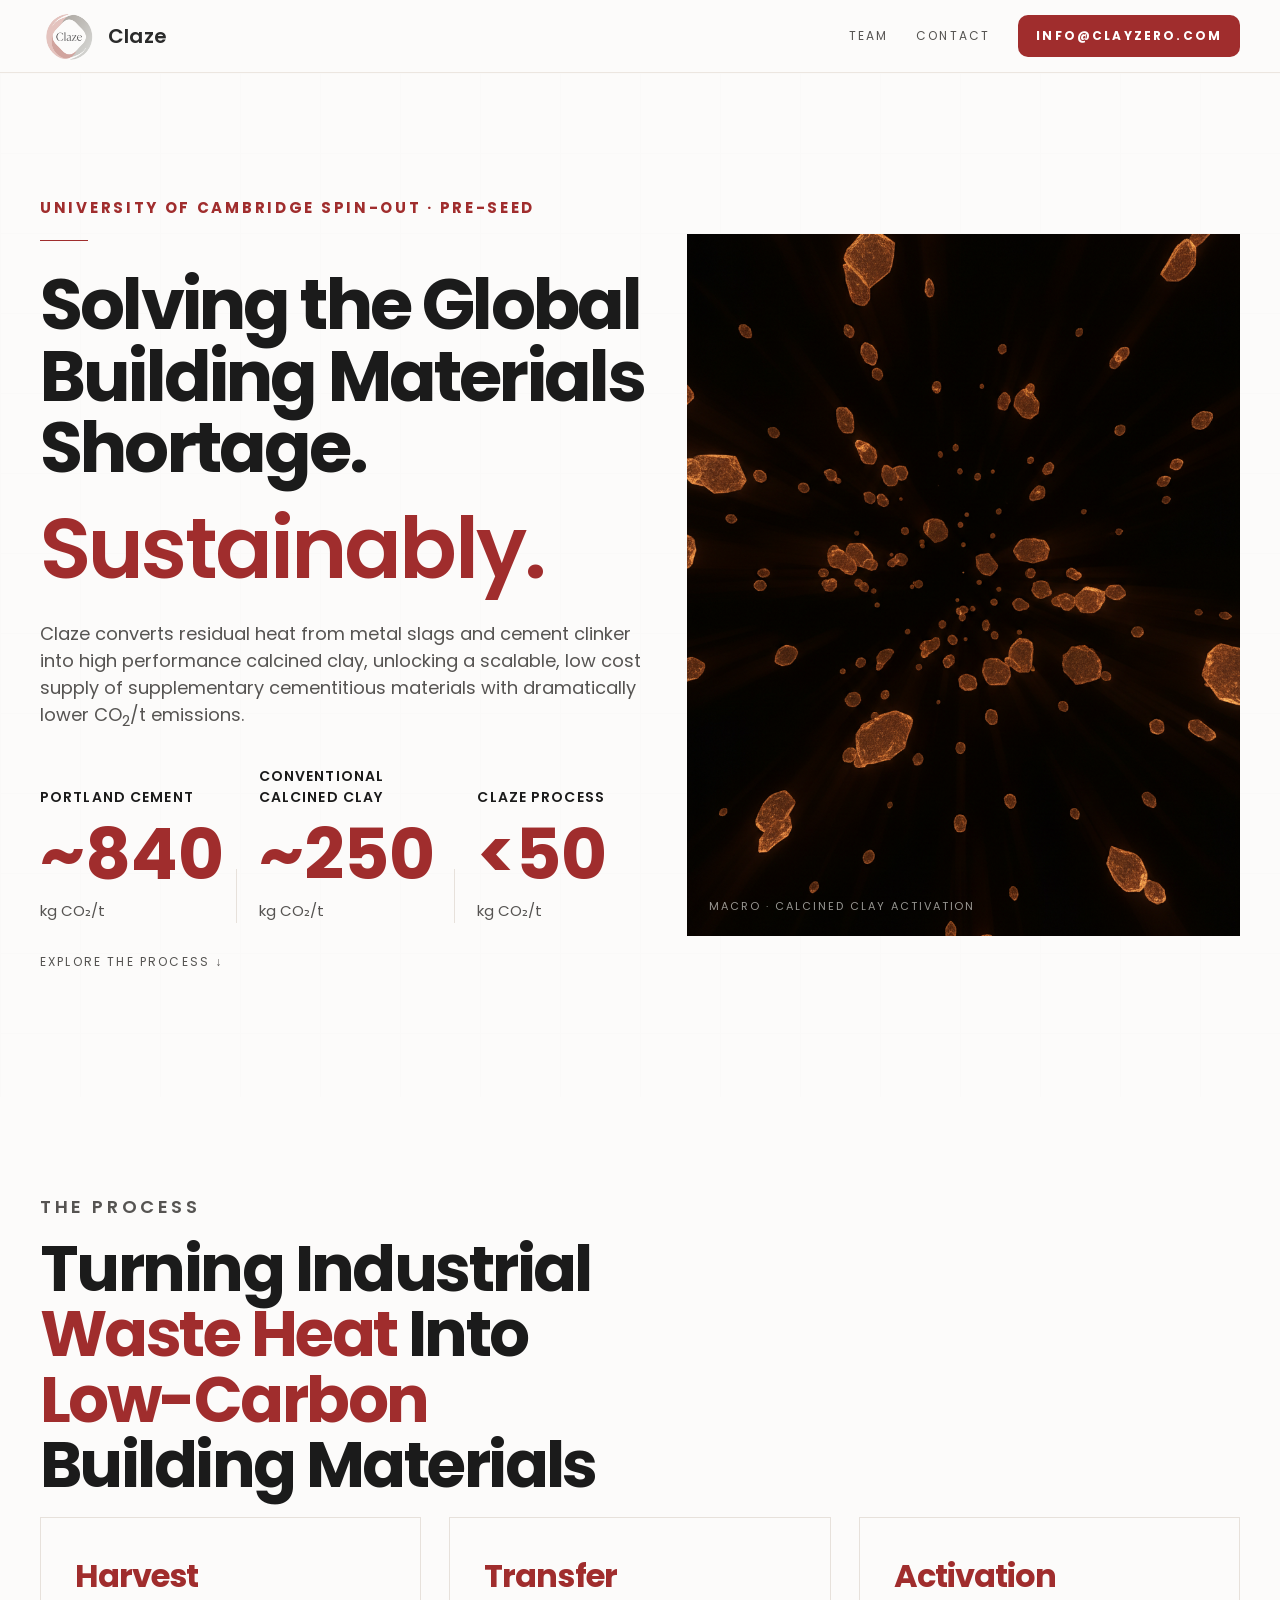
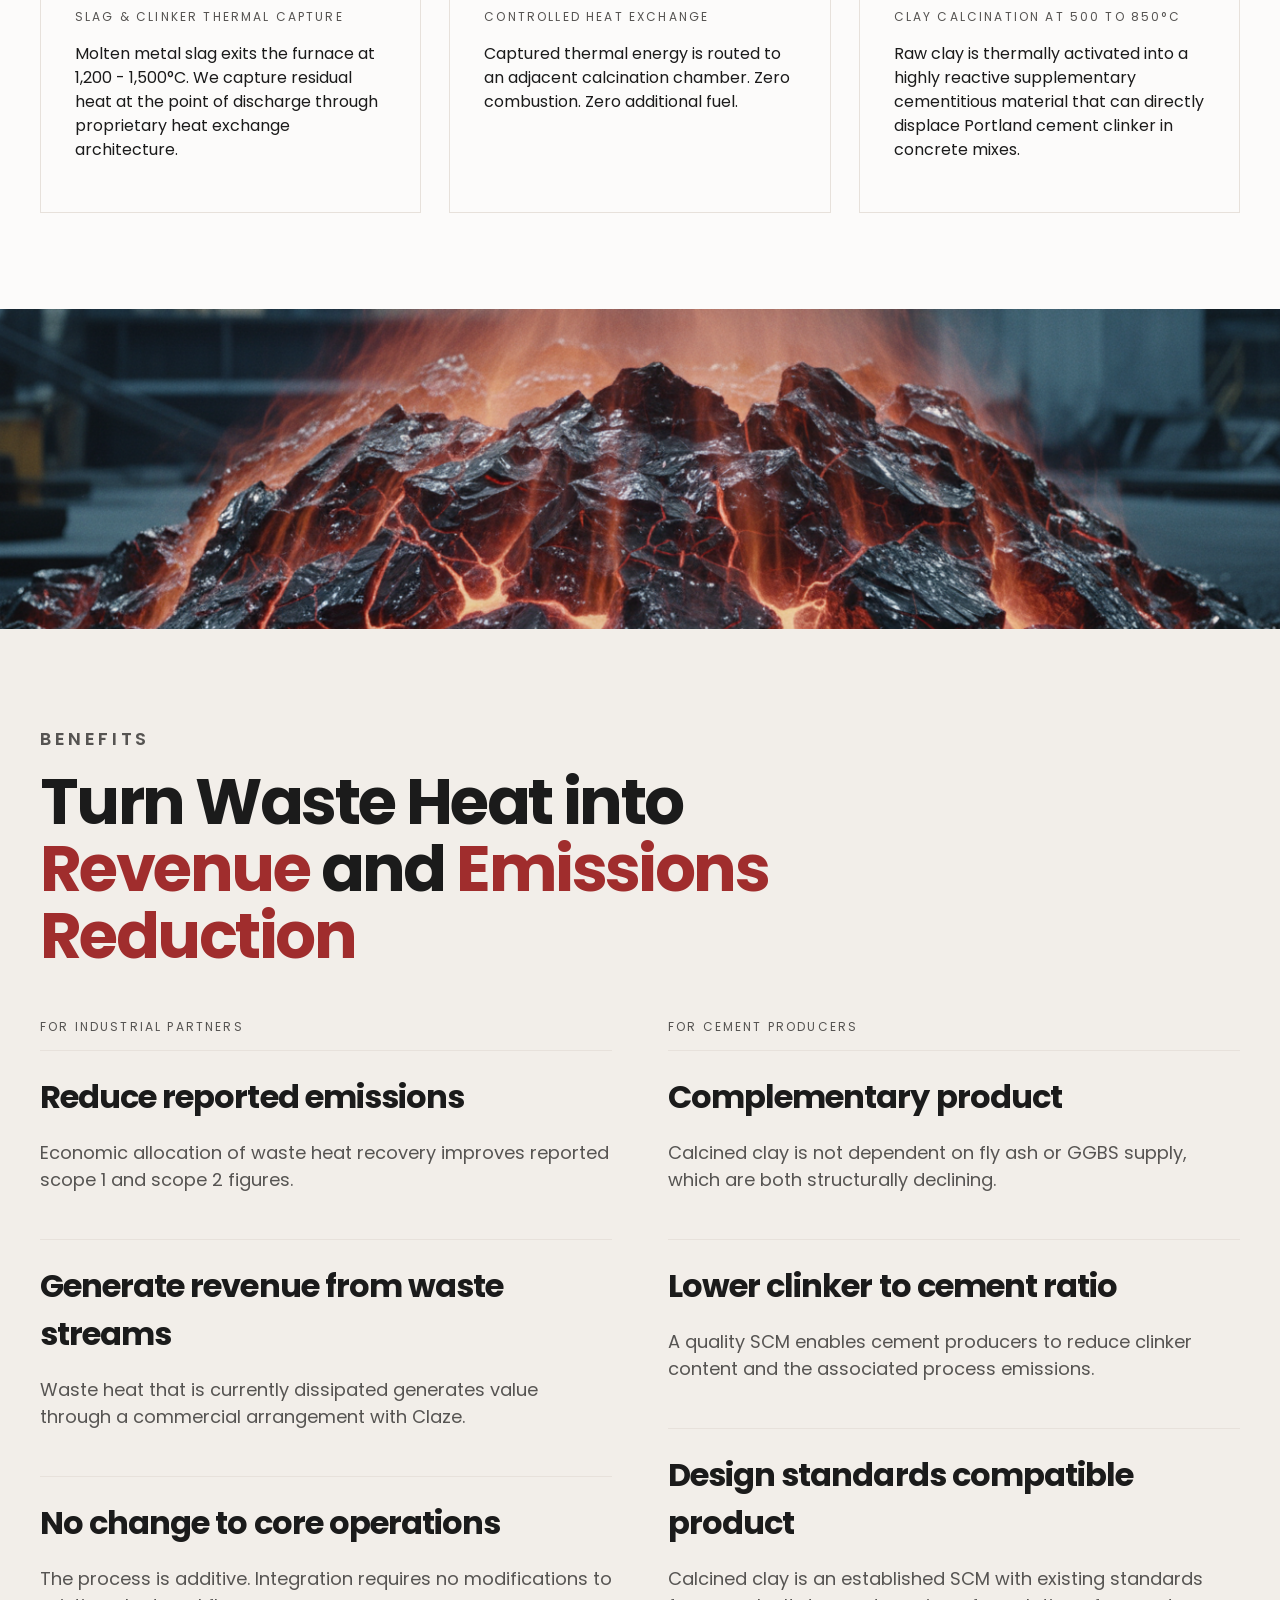
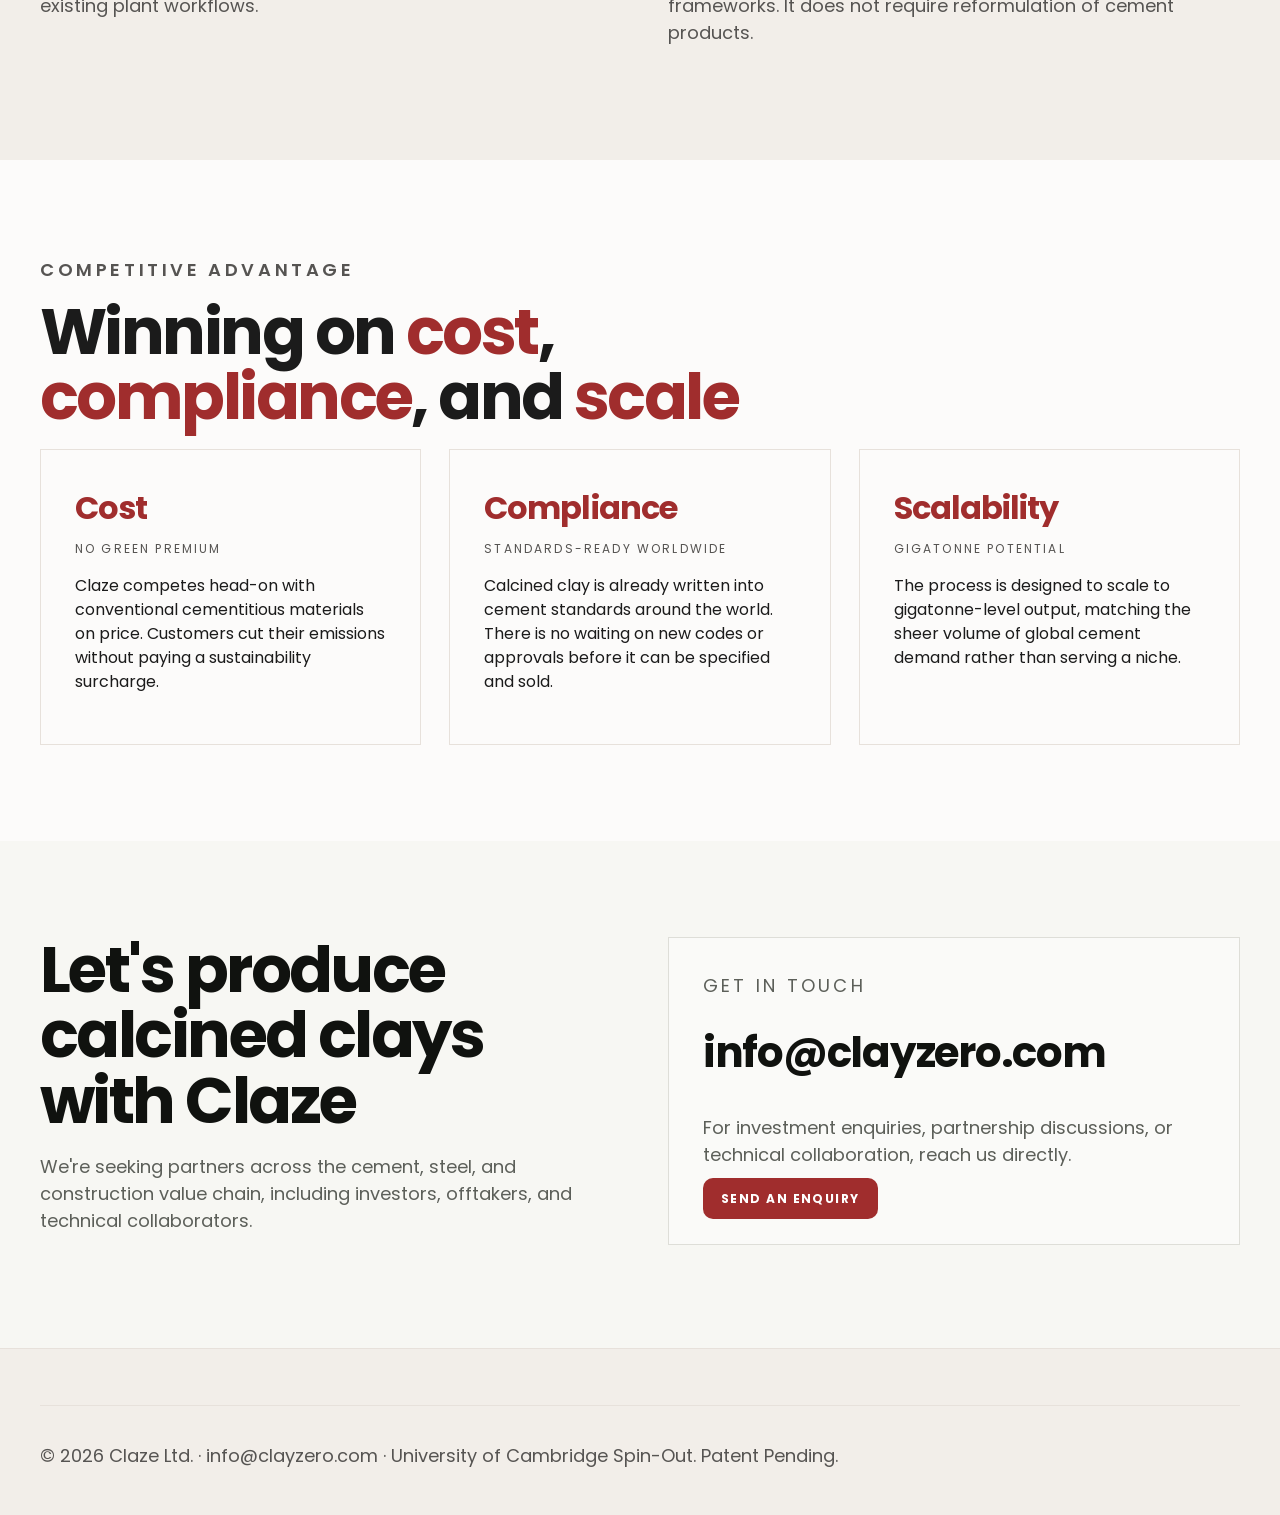
<file: index.html>
<!doctype html> 
<html lang="en">
<head>
  <meta charset="UTF-8">
  <meta name="viewport" content="width=device-width, initial-scale=1.0">
  <title>Claze</title>
  <meta name="description" content="Turning industrial waste heat into low carbon building materials. A University of Cambridge spin-out.">
  <meta property="og:title" content="Claze">
  <meta property="og:description" content="Turning industrial waste heat into low carbon building materials. A University of Cambridge spin-out.">
  <meta name="theme-color" content="#FCFBFA">
  <link rel="stylesheet" href="styles.css?v=20260709">
</head>
<body>
  <header class="site-header" id="top">
    <div class="container nav-wrap">
      <a class="brand" href="index.html" aria-label="Claze home">
        <img class="brand-logo brand-logo-lg" src="assets/claze-mark.png" alt="Claze">
        <span>Claze</span>
      </a>
      <button class="nav-toggle" aria-label="Open menu" aria-expanded="false">☰</button>
      <nav class="site-nav">
        <a href="team.html">Team</a>
        <a href="#contact">Contact</a>
        <a class="nav-cta" href="mailto:info@clayzero.com">info@clayzero.com</a>
      </nav>
    </div>
  </header>

  <main>
    <section class="hero section">
      <div class="grid-bg" aria-hidden="true"></div>
      <div class="container hero-grid">
        <div class="hero-copy">
          <div class="eyebrow-wrap">
            <p class="eyebrow">University of Cambridge Spin-Out · Pre-Seed</p>
            <div class="eyebrow-line"></div>
          </div>
          <h1>
            Solving the Global Building Materials Shortage.
            <span class="accent kicker">Sustainably.</span>
          </h1>
          <p class="lede">Claze converts residual heat from metal slags and cement clinker into high performance calcined clay, unlocking a scalable, low cost supply of supplementary cementitious materials with dramatically lower CO<sub>2</sub>/t emissions.</p>
<div class="metric-row metric-row-three">
  <div class="metric-card">
    <p class="metric-label">Portland Cement</p>
    <div class="metric-value"><span> ~840</span><small>kg CO₂/t</small></div>
  </div>

  <div class="metric-divider"></div>

  <div class="metric-card">
    <p class="metric-label">Conventional Calcined Clay</p>
    <div class="metric-value"><span>~250</span><small>kg CO₂/t</small></div>
  </div>

  <div class="metric-divider"></div>

  <div class="metric-card">
    <p class="metric-label">Claze Process</p>
    <div class="metric-value"><span>&lt;50</span><small>kg CO₂/t</small></div>
  </div>
</div>

          <a class="ghost-link" href="#process">Explore the process <span aria-hidden="true">↓</span></a>
        </div>
        <div class="hero-media">
          <img src="assets/hero.png" alt="Calcined clay particles glowing under extreme heat, crystalline geometric fragments in a pressurized void">
          <div class="caption">Macro · Calcined Clay Activation</div>
        </div>
      </div>
    </section>



    <section class="section">
      <div class="container">
        <div class="section-head narrow">
          <p class="eyebrow">The Process</p>
          <h2>
            Turning Industrial <br> <span class="accent">Waste Heat</span> Into<br>
            <span class="accent">Low-Carbon</span> <br>Building Materials
          </h2>
         
        </div>
        <div class="cards three">
          <article class="card stage-card">
            
            <h3><span class="accent">Harvest</span></h3>
            <p class="subhead">Slag & Clinker Thermal Capture</p>
            <p>Molten metal slag exits the furnace at 1,200 - 1,500°C. We capture residual heat at the point of discharge through proprietary heat exchange architecture.</p>
            
          </article>
          <article class="card stage-card">
           
            <h3><span class="accent">Transfer</span></h3>
            <p class="subhead">Controlled Heat Exchange</p>
            <p>Captured thermal energy is routed to an adjacent calcination chamber. Zero combustion. Zero additional fuel.</p>
        
          </article>
          <article class="card stage-card">
    
            <h3><span class="accent">Activation</span></h3>
            <p class="subhead">Clay Calcination at 500 to 850°C</p>
            <p>Raw  clay is thermally activated into a highly reactive supplementary cementitious material that can directly displace Portland cement clinker in concrete mixes.</p>
           
          </article>
        </div>
      </div>
    </section>

     <section class="image-band slim">
      <img src="assets/slag.png" alt="Heat waves shimmering over raw metal slag with obsidian glass textures">

    </section>

 <section class="section alt" id="benefits">
  <div class="container">
    <div class="section-head">
      <p class="eyebrow">Benefits</p>
      <h2>
        Turn Waste Heat into<br>
        <span class="accent">Revenue</span> and
        <span class="accent">Emissions Reduction</span>
      </h2>
    </div>

    <div class="two-col-list">
      <div>
        <p class="minihead">For Industrial Partners</p>
        <div class="list-stack">
          <div class="list-item"><h3>Reduce reported emissions</h3><p>Economic allocation of waste heat recovery improves reported scope 1 and scope 2 figures.</p></div>
          <div class="list-item"><h3>Generate revenue from waste streams</h3><p>Waste heat that is currently dissipated generates value through a commercial arrangement with Claze.</p></div>
          <div class="list-item"><h3>No change to core operations</h3><p>The process is additive. Integration requires no modifications to existing plant workflows.</p></div>
        </div>
      </div>

      <div>
        <p class="minihead">For Cement Producers</p>
        <div class="list-stack">
          <div class="list-item"><h3>Complementary product</h3><p>Calcined clay is not dependent on fly ash or GGBS supply, which are both structurally declining.</p></div>
          <div class="list-item"><h3>Lower clinker to cement ratio</h3><p>A quality SCM enables cement producers to reduce clinker content and the associated process emissions.</p></div>
          <div class="list-item"><h3>Design standards compatible product</h3><p>Calcined clay is an established SCM with existing standards frameworks. It does not require reformulation of cement products.</p></div>
        </div>
      </div>
    </div>
  </div>
</section>


    <section class="section" id="advantage">
      <div class="container">
        <div class="section-head narrow">
          <p class="eyebrow">Competitive Advantage</p>
          <h2>
            Winning on <span class="accent">cost</span>,
            <span class="accent">compliance</span>, and
            <span class="accent">scale</span>
          </h2>
        </div>
        <div class="cards three">
          <article class="card stage-card">
            <h3><span class="accent">Cost</span></h3>
            <p class="subhead">No green premium</p>
            <p>Claze competes head-on with conventional cementitious materials on price. Customers cut their emissions without paying a sustainability surcharge.</p>
          </article>
          <article class="card stage-card">
            <h3><span class="accent">Compliance</span></h3>
            <p class="subhead">Standards-ready worldwide</p>
            <p>Calcined clay is already written into cement standards around the world. There is no waiting on new codes or approvals before it can be specified and sold.</p>
          </article>
          <article class="card stage-card">
            <h3><span class="accent">Scalability</span></h3>
            <p class="subhead">Gigatonne potential</p>
            <p>The process is designed to scale to gigatonne-level output, matching the sheer volume of global cement demand rather than serving a niche.</p>
          </article>
        </div>
      </div>
    </section>

    <section class="section contact-section" id="contact">
      <div class="container contact-grid">
        <div>
           <h2>Let's produce<br>calcined clays<br>with Claze</h2>
          <p class="lede muted">We're seeking partners across the cement, steel, and construction value chain, including investors, offtakers, and technical collaborators.</p>

        </div>
        <div class="contact-card">
          <p class="minihead dark">Get in Touch</p>
          <a class="email-link" href="mailto:info@clayzero.com">info@clayzero.com</a>
          <p>For investment enquiries, partnership discussions, or technical collaboration, reach us directly.</p>
          <a class="button" href="mailto:info@clayzero.com">Send an Enquiry</a>
        </div>
      </div>
    </section>
  </main>

  <footer class="site-footer">

    <div class="container footer-bottom">
      <p>© 2026 Claze Ltd. · info@clayzero.com · University of Cambridge Spin-Out. Patent Pending.</p>
      
    </div>
  </footer>

  <script src="script.js"></script>
</body>
</html>
</file>
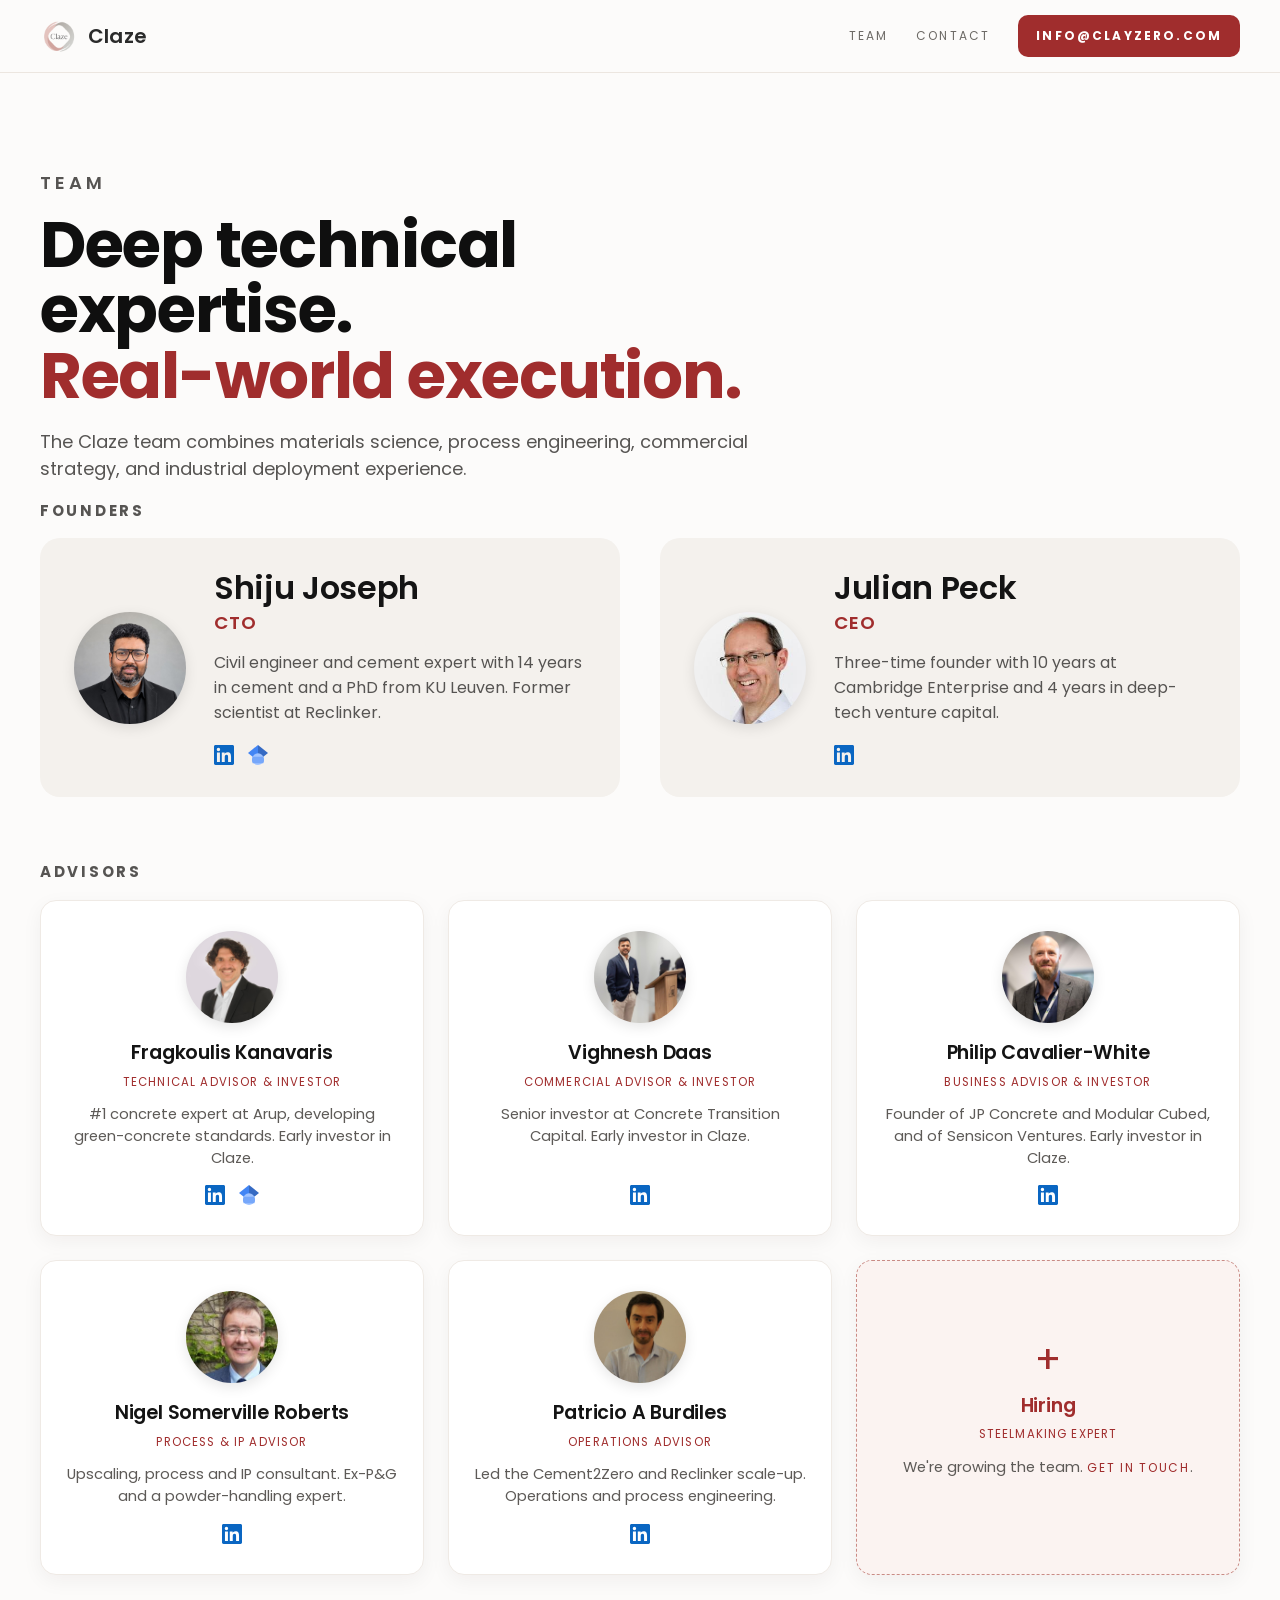
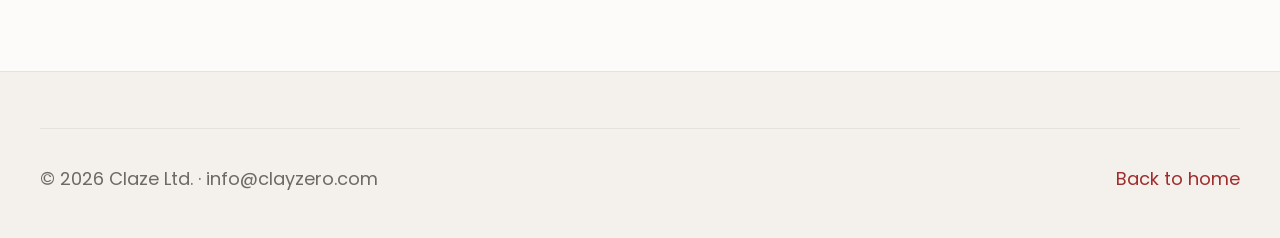
<file: team.html>
<!doctype html>
<html lang="en">
<head>
  <meta charset="UTF-8">
  <meta name="viewport" content="width=device-width, initial-scale=1.0">
  <title>Claze Team</title>
  <meta name="description" content="Meet the Claze team and advisors.">
  <link rel="preconnect" href="https://fonts.googleapis.com">
  <link rel="preconnect" href="https://fonts.gstatic.com" crossorigin>
  <link href="https://fonts.googleapis.com/css2?family=Poppins:ital,wght@0,300;0,400;0,500;0,600;0,700;1,400&display=swap" rel="stylesheet">
  <link rel="stylesheet" href="styles.css?v=20260709">
</head>
<body class="deck">
  <header class="site-header" id="top">
    <div class="container nav-wrap">
      <a class="brand" href="index.html" aria-label="Claze home">
        <img class="brand-logo" src="assets/claze-mark.png" alt="Claze">
        <span>Claze</span>
      </a>
      <button class="nav-toggle" aria-label="Open menu" aria-expanded="false">☰</button>
      <nav class="site-nav">
        <a href="team.html">Team</a>
        <a href="index.html#contact">Contact</a>
        <a class="nav-cta" href="mailto:info@clayzero.com">info@clayzero.com</a>
      </nav>
    </div>
  </header>

  <main class="section team-page">
    <svg width="0" height="0" style="position:absolute" aria-hidden="true" focusable="false">
      <symbol id="icon-linkedin" viewBox="0 0 24 24">
        <path fill="#0A66C2" d="M20.447 20.452h-3.554v-5.569c0-1.328-.027-3.037-1.852-3.037-1.853 0-2.136 1.445-2.136 2.939v5.667H9.351V9h3.414v1.561h.046c.477-.9 1.637-1.85 3.37-1.85 3.601 0 4.267 2.37 4.267 5.455v6.286zM5.337 7.433a2.062 2.062 0 01-2.063-2.065 2.064 2.064 0 112.063 2.065zm1.782 13.019H3.555V9h3.564v11.452zM22.225 0H1.771C.792 0 0 .774 0 1.729v20.542C0 23.227.792 24 1.771 24h20.451C23.2 24 24 23.227 24 22.271V1.729C24 .774 23.2 0 22.225 0z"/>
      </symbol>
      <symbol id="icon-scholar" viewBox="0 0 512 512">
        <path fill="#4285F4" d="M256 411.12L0 202.667 256 0z"/>
        <path fill="#356AC3" d="M256 411.12l256-208.453L256 0z"/>
        <circle fill="#A0C3FF" cx="256" cy="362.667" r="149.333"/>
        <path fill="#76A7FA" d="M121.037 298.667c-12.976 25.6-20.297 54.629-20.297 85.333 0 30.703 7.321 59.733 20.297 85.333h269.926c12.976-25.6 20.297-54.63 20.297-85.333 0-30.704-7.321-59.733-20.297-85.333z"/>
      </symbol>
    </svg>
    <div class="container">
      <div class="section-head narrow">
        <p class="eyebrow">Team</p>
        <h1>Deep technical expertise.<br><span class="accent">Real-world execution.</span></h1>
        <p>The Claze team combines materials science, process engineering, commercial strategy, and industrial deployment experience.</p>
      </div>

<div class="section-head narrow">
  <p class="eyebrow section-title">Founders</p>
</div>

    <div class="team-grid founders-grid">
      <article class="team-card">
        <img class="avatar" src="assets/shiju.jpg?v=2" alt="Shiju Joseph" loading="lazy">
        <div class="member-info">
          <h3>Shiju Joseph</h3>
          <p class="role"><span class="accent">CTO</span></p>
          <p>Civil engineer and cement expert with 14 years in cement and a PhD from KU Leuven. Former scientist at Reclinker.</p>
          <div class="card-links">
            <a class="icon-link" href="https://www.linkedin.com/in/sh1ju/" target="_blank" rel="noopener noreferrer" aria-label="Shiju Joseph on LinkedIn"><svg class="ic" width="20" height="20" aria-hidden="true"><use href="#icon-linkedin"/></svg></a>
            <a class="icon-link" href="https://scholar.google.com/citations?user=RT2oVL0AAAAJ&amp;hl=en" target="_blank" rel="noopener noreferrer" aria-label="Shiju Joseph on Google Scholar"><svg class="ic" width="20" height="20" aria-hidden="true"><use href="#icon-scholar"/></svg></a>
          </div>
        </div>
      </article>

      <article class="team-card">
        <img class="avatar" src="assets/julian.jpg" alt="Julian Peck" loading="lazy">
        <div class="member-info">
          <h3>Julian Peck</h3>
          <p class="role"><span class="accent">CEO</span></p>
          <p>Three-time founder with 10 years at Cambridge Enterprise and 4 years in deep-tech venture capital.</p>
          <div class="card-links">
            <a class="icon-link" href="https://www.linkedin.com/in/julianpeck/" target="_blank" rel="noopener noreferrer" aria-label="Julian Peck on LinkedIn"><svg class="ic" width="20" height="20" aria-hidden="true"><use href="#icon-linkedin"/></svg></a>
          </div>
        </div>
      </article>
    </div>

    <div class="section-head narrow" style="margin-top: 4rem;">
      <p class="eyebrow section-title">Advisors</p>
    </div>

    <div class="team-grid advisors-grid">
      <article class="team-card">
        <img class="avatar" src="assets/fragkoulis.jpg" alt="Fragkoulis Kanavaris" loading="lazy">
        <h3>Fragkoulis Kanavaris</h3>
        <p class="role"><span class="accent">Technical Advisor & Investor</span></p>
        <p>#1 concrete expert at Arup, developing green-concrete standards. Early investor in Claze.</p>
        <div class="card-links">
          <a class="icon-link" href="https://www.linkedin.com/in/fragkoulis-kanavaris-1647ab67/" target="_blank" rel="noopener noreferrer" aria-label="Fragkoulis Kanavaris on LinkedIn"><svg class="ic" width="20" height="20" aria-hidden="true"><use href="#icon-linkedin"/></svg></a>
          <a class="icon-link" href="https://scholar.google.com/citations?user=f_CEodAAAAAJ&amp;hl=en" target="_blank" rel="noopener noreferrer" aria-label="Fragkoulis Kanavaris on Google Scholar"><svg class="ic" width="20" height="20" aria-hidden="true"><use href="#icon-scholar"/></svg></a>
        </div>
      </article>

      <article class="team-card">
        <img class="avatar" src="assets/vighnesh.jpg" alt="Vighnesh Daas" loading="lazy">
        <h3>Vighnesh Daas</h3>
        <p class="role"><span class="accent">Commercial Advisor & Investor</span></p>
        <p>Senior investor at Concrete Transition Capital. Early investor in Claze.</p>
        <div class="card-links">
          <a class="icon-link" href="https://www.linkedin.com/in/vighneshdaas6/" target="_blank" rel="noopener noreferrer" aria-label="Vighnesh Daas on LinkedIn"><svg class="ic" width="20" height="20" aria-hidden="true"><use href="#icon-linkedin"/></svg></a>
        </div>
      </article>

      <article class="team-card">
        <img class="avatar" src="assets/philip.jpg" alt="Philip Cavalier-White" loading="lazy">
        <h3>Philip Cavalier-White</h3>
        <p class="role"><span class="accent">Business Advisor & Investor</span></p>
        <p>Founder of JP Concrete and Modular Cubed, and of Sensicon Ventures. Early investor in Claze.</p>
        <div class="card-links">
          <a class="icon-link" href="https://www.linkedin.com/in/philipcavalier/" target="_blank" rel="noopener noreferrer" aria-label="Philip Cavalier-White on LinkedIn"><svg class="ic" width="20" height="20" aria-hidden="true"><use href="#icon-linkedin"/></svg></a>
        </div>
      </article>

      <article class="team-card">
        <img class="avatar" src="assets/nigel.jpg" alt="Nigel Somerville Roberts" loading="lazy">
        <h3>Nigel Somerville Roberts</h3>
        <p class="role"><span class="accent">Process & IP Advisor</span></p>
        <p>Upscaling, process and IP consultant. Ex-P&G and a powder-handling expert.</p>
        <div class="card-links">
          <a class="icon-link" href="https://www.linkedin.com/in/nigel-somerville-roberts-2b240319/" target="_blank" rel="noopener noreferrer" aria-label="Nigel Somerville Roberts on LinkedIn"><svg class="ic" width="20" height="20" aria-hidden="true"><use href="#icon-linkedin"/></svg></a>
        </div>
      </article>

      <article class="team-card">
        <img class="avatar" src="assets/patricio.jpg" alt="Patricio A Burdiles" loading="lazy">
        <h3>Patricio A Burdiles</h3>
        <p class="role"><span class="accent">Operations Advisor</span></p>
        <p>Led the Cement2Zero and Reclinker scale-up. Operations and process engineering.</p>
        <div class="card-links">
          <a class="icon-link" href="https://www.linkedin.com/in/patricio-alfonso-burdiles-27282762/" target="_blank" rel="noopener noreferrer" aria-label="Patricio A Burdiles on LinkedIn"><svg class="ic" width="20" height="20" aria-hidden="true"><use href="#icon-linkedin"/></svg></a>
        </div>
      </article>

      <article class="team-card hiring">
        <div class="plus" aria-hidden="true">+</div>
        <h3>Hiring</h3>
        <p class="role"><span class="accent">Steelmaking expert</span></p>
        <p>We're growing the team. <a href="mailto:info@clayzero.com">Get in touch</a>.</p>
      </article>
    </div>
    </div>
  </main>

  <footer class="site-footer">
    <div class="container footer-bottom single-line">
      <p>© 2026 Claze Ltd. · info@clayzero.com</p>
      <p><a href="index.html">Back to home</a></p>
    </div>
  </footer>

  <script src="script.js"></script>
</body>
</html>
</file>
<file: styles.css>
@import url('https://fonts.googleapis.com/css2?family=Poppins:ital,wght@0,300;0,400;0,500;0,600;0,700;1,400&display=swap');

:root {
  /* Deck palette (SlideDeck v10) — light theme, maroon accent */
  --bg: #FCFBFA;
  --bg-soft: #F2EEE9;
  --bg-muted: #E9E3DD;
  --text: #1b1b1b;
  --text-muted: #565452;
  --line: #E7E1DB;
  --accent: #A02D2D;
  --accent-soft: #C78982;
  --panel: #FFFFFF;
  --max: 1200px;
  --radius: 10px;
  --shadow: 0 10px 30px rgba(40,25,25,.08);
}
* { box-sizing: border-box; }
html { scroll-behavior: smooth; }
body {
  margin: 0;
  font-family: 'Poppins', 'Inter Tight', Inter, Arial, sans-serif;
  background: var(--bg);
  color: var(--text);
  line-height: 1.5;
}
a { color: inherit; text-decoration: none; }
img { max-width: 100%; display: block; }
.container { width: min(calc(100% - 32px), var(--max)); margin: 0 auto; }
.section { padding: 96px 0; position: relative; }
.alt { background: var(--bg-soft); }
.narrow { max-width: 760px; }
.eyebrow {
  color: var(--accent);
  text-transform: uppercase;
  letter-spacing: .2em;
  font-size: 13px;
  font-weight: 600;
  margin: 0 0 16px;
}
.hero .eyebrow {
  color: var(--accent);
  text-transform: uppercase;
  letter-spacing: .18em;
  font-size: 15px;
  font-weight: 700;
  margin: 0 0 20px;
}
.eyebrow.small { font-size: 11px; margin-bottom: 0; }
.eyebrow.orange { color: var(--accent); }
.section-head h1, .section-head h2, .hero h1, .contact-section h2 {
  margin: 0 0 20px;
  line-height: 1.02;
  letter-spacing: -.04em;
  font-weight: 700;
}
.hero h1 { font-size: clamp(42px, 5.5vw, 72px); }
.hero h1 span, .stat strong, .metric-side-value, .brand-dot, .nav-cta, .button { color: var(--accent); }
.section-head h1, .section-head h2, .contact-section h2 { font-size: clamp(36px, 5vw, 64px); }
.section-head p, .lede, .stat p, .list-item p, .contact-card p, .site-footer p, .team-card p { color: var(--text-muted); font-size: 18px; }
.site-header {
  position: sticky; top: 0; z-index: 40;
  backdrop-filter: blur(12px);
  background: rgba(252,251,250,.9);
  border-bottom: 1px solid #ECE6E0;
}
.nav-wrap { display: flex; align-items: center; justify-content: space-between; min-height: 72px; gap: 18px; }
.brand { display: inline-flex; align-items: center; gap: 10px; letter-spacing: .01em; font-size: 20px; font-weight: 600; color: #2b2b2b; }
.brand-dot { width: 8px; height: 8px; border-radius: 999px; background: var(--accent); display: inline-block; }
.brand-logo { height: 40px; width: auto; display: block; }
.brand-logo-lg { height: 58px; }
.site-nav { display: flex; align-items: center; gap: 28px; }
.site-nav a { color: var(--text-muted); font-size: 12px; text-transform: uppercase; letter-spacing: .18em; }
.site-nav a:hover { color: var(--text); }
.nav-cta, .button {
  background: var(--accent); color: #fff !important; padding: 12px 18px; border-radius: var(--radius);
  letter-spacing: .12em; text-transform: uppercase; font-size: 12px; font-weight: 700;
}
.nav-toggle { display: none; background: transparent; border: 0; color: var(--text); font-size: 26px; }
.hero { min-height: 100vh; display: flex; align-items: center; overflow: hidden; }
.grid-bg {
  position: absolute; inset: 0; opacity: .05;
  background-image: linear-gradient(var(--line) 1px, transparent 1px), linear-gradient(90deg, var(--line) 1px, transparent 1px);
  background-size: 80px 80px;
}
.hero-grid { position: relative; z-index: 1; display: grid; grid-template-columns: 1.05fr .95fr; gap: 36px; align-items: center; min-height: calc(100vh - 68px); }
.eyebrow-wrap { margin-bottom: 28px; }
.eyebrow-line { width: 48px; height: 1px; background: var(--accent); }
.lede { max-width: 680px; }
.metric-row { display: flex; align-items: flex-end; gap: 22px; margin: 34px 0 26px; }
.metric-row-three .metric-label {
  color: var(--text);
  text-transform: uppercase;
  letter-spacing: .08em;
  font-size: 14px;
  font-weight: 600;
  margin: 0 0 12px;
}
.metric-value { display: flex; align-items: baseline; gap: 12px; }
.metric-value span { font-size: clamp(58px, 7vw, 96px); font-weight: 700; line-height: 1; color: var(--accent); }
.metric-value small { color: var(--text-muted); font-size: 16px; }
.metric-divider { width: 1px; height: 64px; background: var(--line); }
.metric-side-value { font-size: 42px; font-weight: 700; margin: 6px 0 0; }


.metric-row-three {
  display: grid;
  grid-template-columns: 1fr auto 1fr auto 1fr;
  align-items: end;
  gap: 22px;
}

.metric-card {
  min-width: 0;
}

.metric-row-three .metric-value {
  flex-wrap: wrap;
  gap: 10px;
}

.metric-row-three .metric-value span {
  font-size: clamp(44px, 5.5vw, 74px);
}

.metric-row-three .metric-value small {
  font-size: 15px;
}

.metric-row-three .metric-divider {
  height: 54px;
}

.metric-row-three sub {
  font-size: 0.6em;
  vertical-align: baseline;
  position: relative;
  bottom: -0.2em;
}

.ghost-link { color: var(--text-muted); text-transform: uppercase; letter-spacing: .18em; font-size: 12px; }
.ghost-link:hover { color: var(--text); }
.hero-media { min-height: 520px; height: 78vh; position: relative; overflow: hidden; background: #111; }
.hero-media img, .image-band img { width: 100%; height: 100%; object-fit: cover; }
.caption, .image-band-caption { position: absolute; bottom: 22px; left: 22px; color: rgba(249,248,241,.6); text-transform: uppercase; letter-spacing: .18em; font-size: 11px; }
.image-band { position: relative; height: 380px; overflow: hidden; }
.image-band.slim { height: 320px; }
.image-band-caption.right { left: auto; right: 22px; }
.cards.three { display: grid; grid-template-columns: repeat(3,1fr); gap: 28px; }
.card { background: transparent; border: 1px solid var(--line); padding: 34px; min-height: 100%; }
.stage-top { display: flex; justify-content: space-between; align-items: center; margin-bottom: 18px; }
.icon { color: var(--text-muted); font-size: 20px; }
.card h3, .list-item h3, .team-card h3 { margin: 0 0 8px; font-size: 32px; letter-spacing: -.03em; }
.subhead, .minihead, .role { color: var(--text-muted); text-transform: uppercase; letter-spacing: .18em; font-size: 12px; margin: 0 0 14px; }
.minihead.dark { color: #5c5f59; }
.metric-box { border-top: 1px solid var(--line); margin-top: 20px; padding-top: 18px; display: flex; flex-direction: column; gap: 6px; }
.metric-box span { color: var(--text-muted); font-size: 12px; text-transform: uppercase; letter-spacing: .16em; }
.metric-box strong { font-size: 34px; color: var(--accent); }
.stats-grid { display: grid; grid-template-columns: repeat(4,1fr); gap: 24px; }
.stat { border-top: 1px solid var(--line); padding-top: 26px; }
.stat strong { display: block; font-size: clamp(44px, 5vw, 88px); line-height: 1; }
.stat span { display: block; margin: 14px 0 12px; text-transform: uppercase; letter-spacing: .16em; font-size: 12px; font-weight: 700; }
.two-col-list, .contact-grid, .footer-grid { display: grid; grid-template-columns: 1fr 1fr; gap: 56px; }
.list-stack { display: grid; gap: 28px; }
.list-item { border-top: 1px solid var(--line); padding-top: 22px; }
.contact-section { background: #f7f7f3; color: #10120f; }
.contact-section .section-head p, .contact-section .lede, .contact-meta p, .contact-card p { color: #5c5f59; }
.contact-card { border: 1px solid #deded8; padding: 34px; background: rgba(255,255,255,.38); align-self: start; }
.email-link { display: inline-block; margin: 8px 0 12px; font-size: clamp(28px, 4vw, 42px); font-weight: 700; letter-spacing: -.03em; }
.contact-meta { margin-top: 28px; display: grid; gap: 10px; }
.contact-meta p { margin: 0; position: relative; padding-left: 18px; }
.contact-meta p::before { content: ""; width: 6px; height: 6px; border-radius: 999px; background: var(--accent); position: absolute; left: 0; top: 11px; }
.site-footer { background: var(--bg-soft); border-top: 1px solid var(--line); padding: 56px 0 28px; }
.footer-grid { grid-template-columns: 1.1fr 1fr 1fr; margin-bottom: 34px; }
.meta-list { list-style: none; padding: 0; margin: 0; display: grid; gap: 12px; }
.meta-list li { display: flex; justify-content: space-between; gap: 16px; color: var(--text-muted); }
.meta-list strong { color: var(--text); font-weight: 600; }
.footer-bottom { border-top: 1px solid var(--line); padding-top: 18px; display: flex; justify-content: space-between; gap: 20px; color: var(--text-muted); font-size: 13px; }
.footer-bottom.single-line { align-items: center; }
.team-page { min-height: calc(100vh - 140px); }
.team-grid { display: grid; grid-template-columns: repeat(3, 1fr); gap: 26px; }
.team-card { border-top: 1px solid var(--line); padding-top: 22px; }
.team-card a { color: var(--accent); text-transform: uppercase; letter-spacing: .14em; font-size: 12px; }
.card-links { display: flex; align-items: center; gap: 14px; flex-wrap: wrap; }
.icon-link { display: inline-flex; align-items: center; }
.icon-link .ic { display: block; transition: opacity .12s ease; }
.icon-link:hover .ic { opacity: .7; }

@media (max-width: 980px) {
  .hero-grid, .cards.three, .stats-grid, .two-col-list, .contact-grid, .footer-grid, .team-grid { grid-template-columns: 1fr; }
  .hero-media { height: 48vh; min-height: 340px; }
  .metric-side { display: none; }

.metric-row-three {
  grid-template-columns: 1fr;
  align-items: start;
  gap: 18px;
}

.metric-row-three .metric-divider {
  display: none;
}
  .site-nav {
    position: absolute; left: 0; right: 0; top: 72px; background: rgba(252,251,250,.98);
    border-bottom: 1px solid var(--line); padding: 18px 16px 22px; display: none; flex-direction: column; align-items: flex-start;
  }
  .site-nav.open { display: flex; }
  .nav-toggle { display: block; }
}

@media (max-width: 640px) {
  .section { padding: 72px 0; }
  .container { width: min(calc(100% - 24px), var(--max)); }
  .card, .contact-card { padding: 24px; }
  .footer-bottom { flex-direction: column; align-items: flex-start; }
}




.hero-copy h1 .kicker {
  display: block;
  margin-top: 14px;

  font-size: 1.2em;     /* 👈 increase from 0.45 */
  font-weight: 600;     /* 👈 slightly bolder */
  line-height: 1.2;

  color: var(--accent);
}

.image-band {
  height: 75vh;
    display: flex;
  overflow: hidden;
}

.image-band video {
  width: 40%;
  height: 100%;
  margin-left: 6%;   /* 👈 adjust this */
  display: block;
}

.accent {
  color: var(--accent);
}
.section-head h2 .accent {
  color: var(--accent);
}

.founders-grid {
  grid-template-columns: repeat(2, minmax(0, 1fr));
  gap: 2.5rem;
}

.advisors-grid {
  grid-template-columns: repeat(3, minmax(0, 1fr));
  gap: 2rem;
}

.founders-grid .team-card h3 {
  font-size: 3rem;
}

.founders-grid .team-card .role {
  font-size: 0.95rem;
}

.founders-grid .team-card p:not(.role) {
  font-size: 1.35rem;
  line-height: 1.5;
}

.advisors-grid .team-card h3 {
  font-size: 2.2rem;
}

.advisors-grid .team-card .role {
  font-size: 0.85rem;
}

.advisors-grid .team-card p:not(.role) {
  font-size: 1rem;
  line-height: 1.5;
  opacity: 0.9;
}

/* Team photos */
.team-card .avatar {
  width: 92px; height: 92px; border-radius: 50%;
  object-fit: cover; display: block; margin: 0 0 18px;
  background: var(--bg-soft); border: 1px solid var(--line);
}
.founders-grid .team-card .avatar { width: 120px; height: 120px; }
.avatar.initials {
  display: flex; align-items: center; justify-content: center;
  font-weight: 600; letter-spacing: .04em; color: var(--accent);
  background: var(--bg-soft); text-transform: uppercase;
}
.founders-grid .team-card .avatar.initials { font-size: 2.4rem; }
.advisors-grid .team-card .avatar.initials { font-size: 1.5rem; }

/* Hiring card */
.team-card.hiring {
  border: 1px dashed var(--accent);
  border-radius: var(--radius);
  padding: 22px;
  display: flex;
  flex-direction: column;
  justify-content: center;
}
.team-card.hiring .plus {
  font-size: 2.4rem; line-height: 1; color: var(--accent); margin-bottom: 12px;
}
.team-card.hiring h3 { color: var(--accent); }

@media (max-width: 900px) {
  .founders-grid,
  .advisors-grid {
    grid-template-columns: 1fr;
  }
}

.section-title {
  font-size: 22px;
  letter-spacing: 0.08em;
  font-weight: 600;
  color: var(--text);
  text-transform: none;
  margin-bottom: 16px;
  padding-bottom: 8px;
  border-bottom: 1px solid var(--line);
}

#benefits .section-head {
  margin-bottom: 3rem;
}

#benefits h2 {
  max-width: 900px;
  line-height: 1.05;
}

.two-col-list {
  align-items: start;
}

/* =========================================================
   Deck-themed Team page — scoped to body.deck.
   The home page (index.html) has no .deck class, so it is
   completely unaffected by everything below.
   Palette + type taken from SlideDeck v10, slide 10.
   ========================================================= */
body.deck {
  background: #FCFBFA;
  color: #1b1b1b;
  font-family: 'Poppins', 'Inter Tight', Arial, sans-serif;
}

/* --- Header / nav --- */
body.deck .site-header {
  background: rgba(252,251,250,.9);
  border-bottom: 1px solid #ECE6E0;
}
body.deck .brand {
  text-transform: none; letter-spacing: .01em;
  font-size: 20px; font-weight: 600; color: #2b2b2b; gap: 10px;
}
body.deck .brand-logo { height: 38px; width: auto; display: block; }
body.deck .site-nav a { color: #6d6a66; }
body.deck .site-nav a:hover { color: #A02D2D; }
body.deck .nav-cta { background: #A02D2D; }
body.deck .nav-toggle { color: #2b2b2b; }
@media (max-width: 980px) {
  body.deck .site-nav { background: rgba(252,251,250,.98); border-bottom: 1px solid #ECE6E0; }
}

/* --- Section headings --- */
body.deck .team-page .eyebrow { color: #C78982; font-weight: 600; letter-spacing: .22em; }
body.deck .team-page h1 { color: #0f0f0f; font-weight: 700; letter-spacing: -.02em; }
body.deck .team-page h1 .accent { color: #A02D2D; }
body.deck .team-page .section-head p { color: #565452; }
body.deck .team-page .section-title {
  color: #A02D2D; font-weight: 700; text-transform: uppercase;
  letter-spacing: .18em; font-size: 15px;
  border-bottom: none; padding-bottom: 0;
}

/* --- Cards: shared --- */
body.deck .team-card { border-top: none; padding: 0; }
body.deck .team-card h3 { color: #141414; font-weight: 600; letter-spacing: -.01em; }
body.deck .team-card .role { color: #A02D2D; }
body.deck .team-card .role .accent { color: #A02D2D; }
body.deck .team-card p:not(.role) { color: #565452; }
body.deck .team-card a { color: #A02D2D; }
body.deck .team-card .avatar {
  border: none;
  box-shadow: 0 4px 14px rgba(0,0,0,.10);
  background: #ece9e6;
}

/* --- Founders: horizontal cream cards (photo left, text right) --- */
body.deck .founders-grid .team-card {
  display: flex;
  align-items: center;
  gap: 28px;
  background: #F4F1ED;
  border-radius: 20px;
  padding: 32px 34px;
}
body.deck .founders-grid .team-card .avatar {
  flex: none;
  width: 112px; height: 112px; margin: 0;
}
body.deck .founders-grid .team-card .member-info { display: flex; flex-direction: column; }
body.deck .founders-grid .team-card h3 { font-size: 2rem; line-height: 1.1; margin: 0 0 4px; }
body.deck .founders-grid .team-card .role {
  font-size: 1.15rem; font-weight: 600; text-transform: uppercase;
  letter-spacing: .06em; margin: 0 0 14px;
}
body.deck .founders-grid .team-card p:not(.role) { font-size: 1rem; line-height: 1.55; margin: 0 0 16px; }
body.deck .founders-grid .team-card .card-links { margin-top: 4px; }

/* --- Advisors: centered white cards (photo top) --- */
body.deck .advisors-grid { gap: 24px; }
body.deck .advisors-grid .team-card {
  display: flex; flex-direction: column; align-items: center; text-align: center;
  background: #fff;
  border: 1px solid #EFEAE5;
  border-radius: 16px;
  padding: 30px 22px;
  box-shadow: 0 6px 20px rgba(40,25,25,.05);
}
body.deck .advisors-grid .team-card .avatar { width: 92px; height: 92px; margin: 0 0 16px; }
body.deck .advisors-grid .team-card h3 { font-size: 1.2rem; margin: 0 0 6px; }
body.deck .advisors-grid .team-card .role {
  font-size: .72rem; text-transform: uppercase; letter-spacing: .1em; margin: 0 0 12px;
}
body.deck .advisors-grid .team-card p:not(.role) {
  font-size: .92rem; line-height: 1.5; margin: 0 0 16px; opacity: 1; color: #5d5a57;
}
body.deck .advisors-grid .team-card .card-links { justify-content: center; margin-top: auto; }

/* --- Hiring card --- */
body.deck .team-card.hiring {
  background: #FBF3F1;
  border: 1px dashed #C98B85;
  border-radius: 16px;
  align-items: center; justify-content: center; text-align: center;
}
body.deck .team-card.hiring .plus,
body.deck .team-card.hiring h3,
body.deck .team-card.hiring .role .accent,
body.deck .team-card.hiring a { color: #A02D2D; }

/* --- Footer --- */
body.deck .site-footer { background: #F4F1ED; border-top: 1px solid #E7E1DB; }
body.deck .site-footer p, body.deck .footer-bottom { color: #6d6a66; }
body.deck .footer-bottom { border-top: 1px solid #E7E1DB; }
body.deck .site-footer a { color: #A02D2D; }

/* --- Small screens: stack founder cards --- */
@media (max-width: 560px) {
  body.deck .founders-grid .team-card { flex-direction: column; text-align: center; }
  body.deck .founders-grid .team-card .member-info { align-items: center; }
}
</file>
